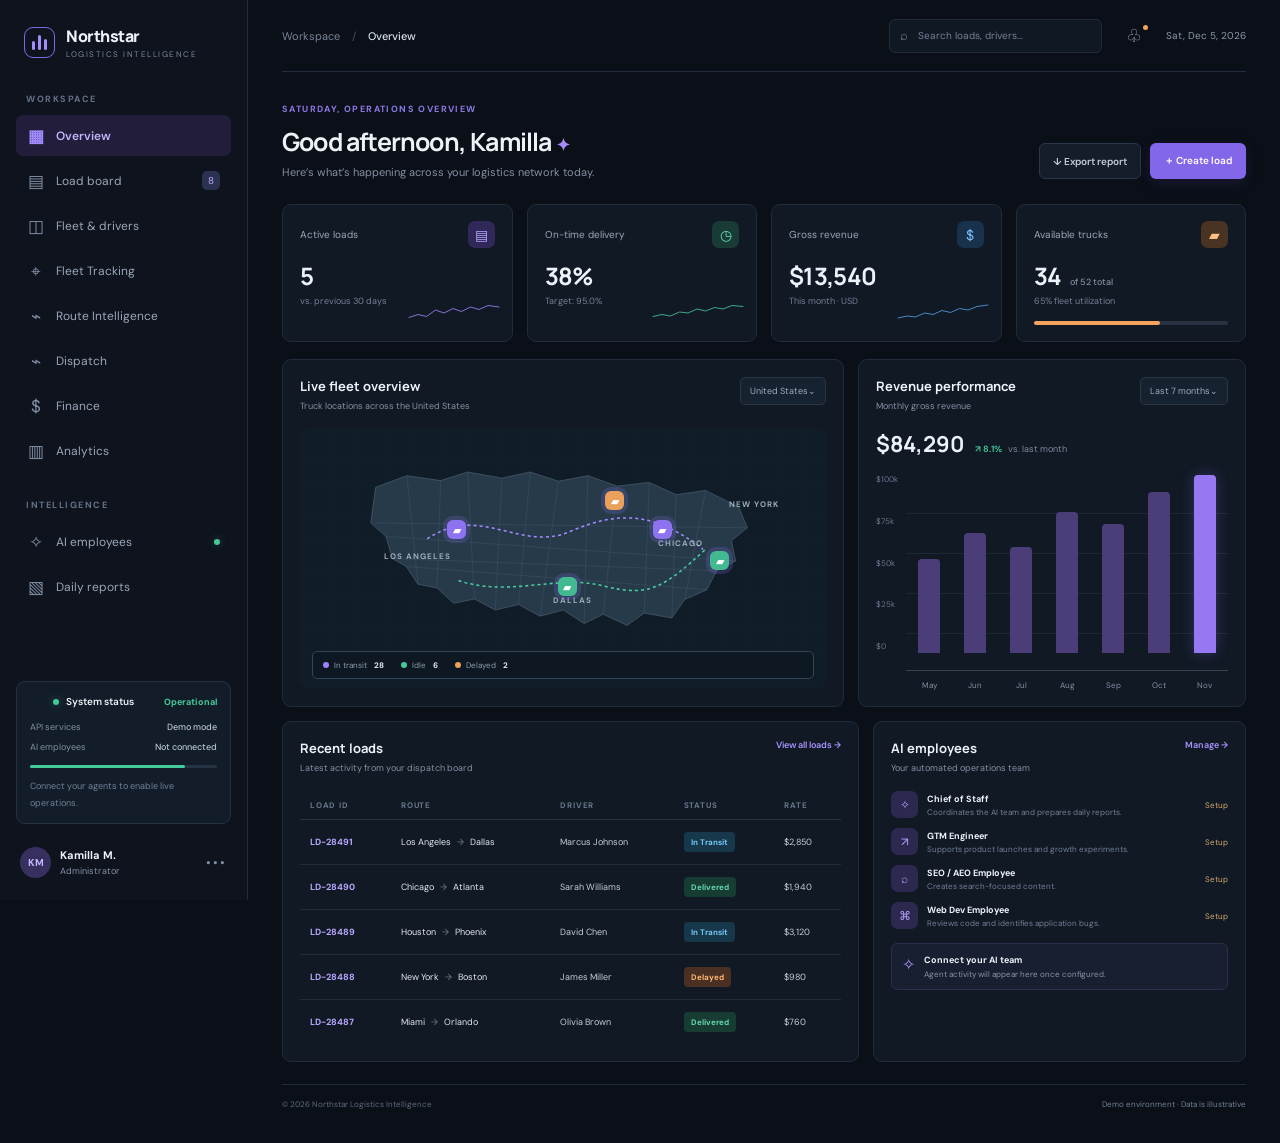
<file: index.html>
<!DOCTYPE html>
<html lang="en">
<head>
  <meta charset="UTF-8">
  <meta name="viewport" content="width=device-width, initial-scale=1.0">
  <meta name="description" content="AI Logistics Command Center — freight dispatch operations dashboard">
  <title>AI Logistics Command Center</title>
  <link rel="preconnect" href="https://fonts.googleapis.com">
  <link rel="preconnect" href="https://fonts.gstatic.com" crossorigin>
  <link href="https://fonts.googleapis.com/css2?family=DM+Sans:wght@400;500;600;700&family=Manrope:wght@400;500;600;700;800&display=swap" rel="stylesheet">
  <link rel="stylesheet" href="styles.css">
</head>
<body>
  <div class="app-shell">
    <aside class="sidebar" id="sidebar">
      <a class="brand" href="index.html">
        <span class="brand-mark"><i></i><i></i><i></i></span>
        <span><b>Northstar</b><small>LOGISTICS INTELLIGENCE</small></span>
      </a>
      <div class="workspace-label">WORKSPACE</div>
      <nav class="nav">
        <a class="nav-link active" href="#overview" data-page="overview"><span class="nav-icon">▦</span> Overview</a>
        <a class="nav-link" href="#loads" data-page="loads"><span class="nav-icon">▤</span> Load board <span class="nav-count">24</span></a>
        <a class="nav-link" href="#fleet" data-page="fleet"><span class="nav-icon">◫</span> Fleet & drivers</a>
        <a class="nav-link" href="#dispatch" data-page="dispatch"><span class="nav-icon">⌁</span> Dispatch</a>
        <a class="nav-link" href="#finance" data-page="finance"><span class="nav-icon">$</span> Finance</a>
        <a class="nav-link" href="#analytics" data-page="analytics"><span class="nav-icon">▥</span> Analytics</a>
      </nav>
      <div class="workspace-label second-label">INTELLIGENCE</div>
      <nav class="nav">
        <a class="nav-link" href="#agents" data-page="agents"><span class="nav-icon">✧</span> AI employees <span class="live-dot"></span></a>
        <a class="nav-link" href="#reports" data-page="reports"><span class="nav-icon">▧</span> Daily reports</a>
      </nav>
      <div class="sidebar-bottom">
        <div class="system-card">
          <div class="system-head"><span class="live-dot"></span> System status <b>Operational</b></div>
          <div class="system-line"><span>API services</span><strong>Demo mode</strong></div>
          <div class="system-line"><span>AI employees</span><strong>Not connected</strong></div>
          <div class="system-progress"><span></span></div>
          <small>Connect your agents to enable live operations.</small>
        </div>
        <div class="profile">
          <div class="avatar">KM</div><div><b>Kamilla M.</b><small>Administrator</small></div><span class="more">•••</span>
        </div>
      </div>
    </aside>

    <main class="main">
      <header class="topbar">
        <button class="mobile-menu" id="mobileMenu" aria-label="Toggle menu">☰</button>
        <div class="breadcrumb">Workspace <span>/</span> <b id="breadcrumbPage">Overview</b></div>
        <div class="top-actions">
          <div class="search-box"><span>⌕</span><input id="globalSearch" placeholder="Search loads, drivers..." aria-label="Search"></div>
          <button class="icon-btn" title="Notifications">♧<em></em></button>
          <div class="top-date" id="todayDate">—</div>
        </div>
      </header>

      <section class="page active-page" id="page-overview">
        <div class="page-heading">
          <div><div class="eyebrow">SATURDAY, OPERATIONS OVERVIEW</div><h1>Good afternoon, Kamilla <span class="wave">✦</span></h1><p>Here’s what’s happening across your logistics network today.</p></div>
          <div class="heading-actions"><button class="btn btn-secondary" id="exportBtn">↓ Export report</button><button class="btn btn-primary" id="newLoadBtn">＋ Create load</button></div>
        </div>
        <div class="kpi-grid">
          <article class="kpi-card"><div class="kpi-top"><span>Active loads</span><span class="kpi-icon purple">▤</span></div><div class="kpi-value">128 <span class="trend up">↗ 12.8%</span></div><div class="kpi-foot">vs. previous 30 days</div><div class="sparkline purple-line"><svg viewBox="0 0 180 38"><polyline points="0,29 18,23 35,27 53,14 70,20 88,11 105,17 123,8 140,13 158,5 180,8"/></svg></div></article>
          <article class="kpi-card"><div class="kpi-top"><span>On-time delivery</span><span class="kpi-icon green">◷</span></div><div class="kpi-value">96.4% <span class="trend up">↗ 2.4%</span></div><div class="kpi-foot">Target: 95.0%</div><div class="sparkline green-line"><svg viewBox="0 0 180 38"><polyline points="0,27 18,23 35,26 53,18 70,20 88,12 105,16 123,9 140,12 158,5 180,7"/></svg></div></article>
          <article class="kpi-card"><div class="kpi-top"><span>Gross revenue</span><span class="kpi-icon blue">$</span></div><div class="kpi-value">$84,290 <span class="trend up">↗ 8.1%</span></div><div class="kpi-foot">This month · USD</div><div class="sparkline blue-line"><svg viewBox="0 0 180 38"><polyline points="0,30 18,26 35,28 53,20 70,23 88,15 105,19 123,11 140,14 158,7 180,4"/></svg></div></article>
          <article class="kpi-card"><div class="kpi-top"><span>Available trucks</span><span class="kpi-icon orange">▰</span></div><div class="kpi-value">34 <span class="trend neutral">of 52 total</span></div><div class="kpi-foot">65% fleet utilization</div><div class="util-bar"><span></span></div></article>
        </div>

        <div class="content-grid">
          <article class="panel map-panel">
            <div class="panel-header"><div><h2>Live fleet overview</h2><p>Truck locations across the United States</p></div><button class="select-btn">United States⌄</button></div>
            <div class="map-wrap">
              <div class="map-grid"></div>
              <svg class="us-map" viewBox="0 0 760 390" role="img" aria-label="Stylized map of the United States">
                <path d="M74 87 L125 68 180 76 224 62 280 72 326 62 372 77 420 68 468 85 520 79 564 99 612 92 666 119 680 153 654 174 661 207 630 223 614 254 578 270 557 300 512 292 484 312 445 294 414 309 380 287 342 297 307 278 269 287 235 269 201 276 174 251 143 245 124 216 101 203 91 167 66 145 Z" />
                <path class="state-line" d="M125 68 L143 245 M180 76 L174 251 M224 62 L235 269 M280 72 L269 287 M326 62 L307 278 M372 77 L342 297 M420 68 L414 309 M468 85 L445 294 M520 79 L512 292 M564 99 L557 300 M612 92 L578 270 M74 145 L680 153 M91 167 L661 207 M101 203 L630 223 M124 216 L614 254" />
                <path class="route route-a" d="M158 171 C245 112 310 194 391 159 S530 128 608 188"/>
                <path class="route route-b" d="M209 239 C293 267 371 228 447 248 S548 246 612 188"/>
              </svg>
              <div class="map-label label-west">LOS ANGELES</div><div class="map-label label-mid">DALLAS</div><div class="map-label label-east">CHICAGO</div><div class="map-label label-north">NEW YORK</div>
              <span class="truck-pin pin-1">▰</span><span class="truck-pin pin-2">▰</span><span class="truck-pin pin-3">▰</span><span class="truck-pin pin-4">▰</span><span class="truck-pin pin-5">▰</span>
              <div class="map-legend"><span><i class="legend-dot moving"></i> In transit <b>28</b></span><span><i class="legend-dot idle"></i> Idle <b>6</b></span><span><i class="legend-dot delayed"></i> Delayed <b>2</b></span></div>
            </div>
          </article>
          <article class="panel performance-panel">
            <div class="panel-header"><div><h2>Revenue performance</h2><p>Monthly gross revenue</p></div><button class="select-btn">Last 7 months⌄</button></div>
            <div class="chart-summary"><strong>$84,290</strong><span class="trend up">↗ 8.1%</span><small>vs. last month</small></div>
            <div class="bar-chart">
              <div class="y-labels"><span>$100k</span><span>$75k</span><span>$50k</span><span>$25k</span><span>$0</span></div>
              <div class="bars">
                <div class="bar-col"><i style="height:48%"></i><small>May</small></div><div class="bar-col"><i style="height:61%"></i><small>Jun</small></div><div class="bar-col"><i style="height:54%"></i><small>Jul</small></div><div class="bar-col"><i style="height:72%"></i><small>Aug</small></div><div class="bar-col"><i style="height:66%"></i><small>Sep</small></div><div class="bar-col"><i style="height:82%"></i><small>Oct</small></div><div class="bar-col current"><i style="height:91%"></i><small>Nov</small></div>
              </div>
            </div>
          </article>
        </div>

        <div class="bottom-grid">
          <article class="panel loads-panel">
            <div class="panel-header"><div><h2>Recent loads</h2><p>Latest activity from your dispatch board</p></div><a class="text-link" href="#loads" data-page="loads">View all loads →</a></div>
            <div class="table-scroll"><table><thead><tr><th>LOAD ID</th><th>ROUTE</th><th>DRIVER</th><th>STATUS</th><th>RATE</th></tr></thead><tbody id="recentLoads"></tbody></table></div>
          </article>
          <article class="panel agents-panel">
            <div class="panel-header"><div><h2>AI employees</h2><p>Your automated operations team</p></div><a class="text-link" href="#agents" data-page="agents">Manage →</a></div>
            <div class="agent-mini-list" id="agentMiniList"></div>
            <div class="agent-note"><span>✧</span><div><b>Connect your AI team</b><small>Agent activity will appear here once configured.</small></div></div>
          </article>
        </div>
        <footer>© 2026 Northstar Logistics Intelligence <span>Demo environment · Data is illustrative</span></footer>
      </section>

      <section class="page" id="page-loads">
        <div class="page-heading"><div><div class="eyebrow">OPERATIONS / LOAD MANAGEMENT</div><h1>Load board</h1><p>Track shipments, manage assignments, and monitor delivery status.</p></div><button class="btn btn-primary" id="newLoadBtn2">＋ Create load</button></div>
        <div class="filter-row"><div class="search-box table-search">⌕ <input id="loadSearch" placeholder="Search by load, city or driver..."></div><select id="statusFilter"><option value="all">All statuses</option><option>In Transit</option><option>Delivered</option><option>Delayed</option><option>Pending</option></select><button class="btn btn-secondary" id="clearFilters">Reset filters</button></div>
        <article class="panel full-table"><div class="panel-header"><div><h2>All shipments <span class="subtle-count" id="loadCount">8</span></h2><p>Sample shipment data · USD</p></div><button class="btn btn-secondary" id="exportLoads">↓ Export CSV</button></div><div class="table-scroll"><table><thead><tr><th>LOAD ID</th><th>ORIGIN</th><th>DESTINATION</th><th>DRIVER</th><th>PICKUP</th><th>DELIVERY</th><th>STATUS</th><th>RATE</th></tr></thead><tbody id="allLoads"></tbody></table></div></article>
        <footer>© 2026 Northstar Logistics Intelligence <span>Demo environment · Data is illustrative</span></footer>
      </section>

      <section class="page" id="page-fleet">
        <div class="page-heading"><div><div class="eyebrow">OPERATIONS / FLEET MANAGEMENT</div><h1>Fleet & drivers</h1><p>Monitor equipment availability and driver assignments.</p></div><button class="btn btn-primary" id="addDriver">＋ Add driver</button></div>
        <div class="kpi-grid compact-kpis"><article class="kpi-card"><div class="kpi-top"><span>Total trucks</span><span class="kpi-icon purple">▰</span></div><div class="kpi-value">52</div><div class="kpi-foot">Across 12 states</div></article><article class="kpi-card"><div class="kpi-top"><span>On the road</span><span class="kpi-icon green">⌁</span></div><div class="kpi-value">28</div><div class="kpi-foot">53.8% of fleet</div></article><article class="kpi-card"><div class="kpi-top"><span>Available</span><span class="kpi-icon blue">✓</span></div><div class="kpi-value">34</div><div class="kpi-foot">Ready for dispatch</div></article><article class="kpi-card"><div class="kpi-top"><span>Needs attention</span><span class="kpi-icon orange">!</span></div><div class="kpi-value">3</div><div class="kpi-foot">Maintenance / documents</div></article></div>
        <article class="panel full-table"><div class="panel-header"><div><h2>Driver directory</h2><p>Driver roster and current assignments</p></div><div class="search-box table-search"><input id="driverSearch" placeholder="Search drivers..."></div></div><div class="table-scroll"><table><thead><tr><th>DRIVER</th><th>UNIT</th><th>LOCATION</th><th>ASSIGNMENT</th><th>HOURS AVAILABLE</th><th>STATUS</th></tr></thead><tbody id="driverRows"></tbody></table></div></article>
        <footer>© 2026 Northstar Logistics Intelligence <span>Demo environment · Data is illustrative</span></footer>
      </section>

      <section class="page" id="page-dispatch">
        <div class="page-heading"><div><div class="eyebrow">OPERATIONS / DISPATCH</div><h1>Dispatch center</h1><p>Coordinate active loads and keep your network moving.</p></div><button class="btn btn-primary" id="dispatchAction">＋ New assignment</button></div>
        <div class="dispatch-grid"><article class="panel dispatch-map"><div class="panel-header"><div><h2>Network activity</h2><p>Illustrative active routes</p></div><span class="status-pill status-transit">● LIVE DEMO</span></div><div class="large-map"><div class="large-map-lines"></div><div class="route-point rp1">LA</div><div class="route-point rp2">DAL</div><div class="route-point rp3">CHI</div><div class="route-point rp4">NYC</div><div class="route-path"></div><div class="map-caption">UNITED STATES · ROUTE NETWORK</div></div></article><article class="panel"><div class="panel-header"><div><h2>Dispatch queue</h2><p>Loads requiring attention</p></div></div><div class="queue-list" id="dispatchQueue"></div></article></div>
        <footer>© 2026 Northstar Logistics Intelligence <span>Demo environment · Data is illustrative</span></footer>
      </section>

      <section class="page" id="page-finance">
        <div class="page-heading"><div><div class="eyebrow">BUSINESS / FINANCIALS</div><h1>Finance overview</h1><p>Understand revenue, operating costs, and load profitability.</p></div><button class="btn btn-secondary" id="financeExport">↓ Export data</button></div>
        <div class="kpi-grid"><article class="kpi-card"><div class="kpi-top"><span>Gross revenue</span><span class="kpi-icon blue">$</span></div><div class="kpi-value">$84,290</div><div class="kpi-foot">November · USD</div></article><article class="kpi-card"><div class="kpi-top"><span>Carrier payouts</span><span class="kpi-icon purple">↗</span></div><div class="kpi-value">$59,840</div><div class="kpi-foot">71.0% of revenue</div></article><article class="kpi-card"><div class="kpi-top"><span>Gross profit</span><span class="kpi-icon green">◈</span></div><div class="kpi-value">$24,450</div><div class="kpi-foot">29.0% gross margin</div></article><article class="kpi-card"><div class="kpi-top"><span>Avg. rate / mile</span><span class="kpi-icon orange">⌁</span></div><div class="kpi-value">$2.48</div><div class="kpi-foot">Illustrative network average</div></article></div>
        <div class="content-grid finance-grid"><article class="panel"><div class="panel-header"><div><h2>Revenue breakdown</h2><p>Current month</p></div></div><div class="finance-breakdown"><div class="donut"><div><b>$84.3k</b><small>Total revenue</small></div></div><div class="legend-list"><span><i class="legend-swatch swatch-purple"></i> Carrier payouts <b>$59,840</b></span><span><i class="legend-swatch swatch-green"></i> Gross profit <b>$24,450</b></span></div></div></article><article class="panel"><div class="panel-header"><div><h2>Financial health</h2><p>Operational indicators</p></div></div><div class="health-list"><div><span>Gross margin</span><b>29.0%</b><div class="health-track"><i style="width:72%"></i></div></div><div><span>Revenue target</span><b>84%</b><div class="health-track"><i style="width:84%"></i></div></div><div><span>Invoice collection</span><b>92%</b><div class="health-track"><i style="width:92%"></i></div></div></div></article></div>
        <footer>© 2026 Northstar Logistics Intelligence <span>Demo environment · Data is illustrative</span></footer>
      </section>

      <section class="page" id="page-analytics">
        <div class="page-heading"><div><div class="eyebrow">INTELLIGENCE / PERFORMANCE</div><h1>Analytics</h1><p>Key performance indicators for your logistics operation.</p></div><button class="btn btn-secondary" id="analyticsExport">↓ Export report</button></div>
        <div class="kpi-grid"><article class="kpi-card"><div class="kpi-top"><span>Loads completed</span><span class="kpi-icon purple">✓</span></div><div class="kpi-value">386 <span class="trend up">↗ 14%</span></div><div class="kpi-foot">This month</div></article><article class="kpi-card"><div class="kpi-top"><span>Avg. delivery time</span><span class="kpi-icon green">◷</span></div><div class="kpi-value">2.4 days</div><div class="kpi-foot">↓ 0.3 days vs. last month</div></article><article class="kpi-card"><div class="kpi-top"><span>Empty miles</span><span class="kpi-icon orange">⌁</span></div><div class="kpi-value">8.2%</div><div class="kpi-foot">Target below 10%</div></article><article class="kpi-card"><div class="kpi-top"><span>Customer score</span><span class="kpi-icon blue">☆</span></div><div class="kpi-value">4.8/5</div><div class="kpi-foot">Based on sample feedback</div></article></div>
        <article class="panel analytics-panel"><div class="panel-header"><div><h2>Operational scorecard</h2><p>Monthly target vs. current performance</p></div></div><div class="score-rows"><div><span>On-time delivery</span><div class="score-track"><i style="width:96.4%"></i></div><b>96.4%</b><small>Target 95%</small></div><div><span>Load acceptance</span><div class="score-track"><i style="width:89%"></i></div><b>89.0%</b><small>Target 90%</small></div><div><span>Fleet utilization</span><div class="score-track"><i style="width:65%"></i></div><b>65.0%</b><small>Target 75%</small></div><div><span>Invoice collection</span><div class="score-track"><i style="width:92%"></i></div><b>92.0%</b><small>Target 90%</small></div></div></article>
        <footer>© 2026 Northstar Logistics Intelligence <span>Demo environment · Data is illustrative</span></footer>
      </section>

      <section class="page" id="page-agents">
        <div class="page-heading"><div><div class="eyebrow">INTELLIGENCE / AUTOMATION</div><h1>AI employees</h1><p>Eight specialized agents designed to support your logistics business.</p></div><span class="status-pill status-pending">NOT CONNECTED</span></div>
        <div class="notice"><span>✧</span><div><b>Agent workspace is in setup mode</b><p>This dashboard is a front-end prototype. Connect the local AI Employees framework and configure agent permissions before enabling real actions.</p></div></div>
        <div class="agent-grid" id="agentGrid"></div>
        <footer>© 2026 Northstar Logistics Intelligence <span>Agent actions are not active in this demo</span></footer>
      </section>

      <section class="page" id="page-reports">
        <div class="page-heading"><div><div class="eyebrow">INTELLIGENCE / REPORTING</div><h1>Daily reports</h1><p>Centralized summaries from your AI employees.</p></div><button class="btn btn-primary" id="generateReport">＋ Generate demo report</button></div>
        <div class="notice"><span>▧</span><div><b>Reporting pipeline not connected</b><p>When configured, the Chief of Staff agent can collect each agent's run folder into a daily master report, then send it to Sheets and Telegram.</p></div></div>
        <article class="panel report-panel"><div class="panel-header"><div><h2>Report history</h2><p>Daily operations summaries</p></div><span class="status-pill status-pending">AWAITING FIRST SYNC</span></div><div id="reportHistory" class="empty-state"><div class="empty-icon">▤</div><b>No reports yet</b><p>Your daily summaries will appear here after the reporting pipeline is configured.</p></div></article>
        <footer>© 2026 Northstar Logistics Intelligence <span>Demo environment · Data is illustrative</span></footer>
      </section>
    </main>
  </div>

  <div class="modal-backdrop" id="modalBackdrop">
    <div class="modal">
      <div class="modal-head"><div><div class="eyebrow">LOAD MANAGEMENT</div><h2>Create a new load</h2></div><button class="close-modal" id="closeModal">×</button></div>
      <form id="loadForm">
        <label>Origin city<input name="origin" required placeholder="e.g. Los Angeles, CA"></label>
        <label>Destination city<input name="destination" required placeholder="e.g. Dallas, TX"></label>
        <div class="form-row"><label>Driver<input name="driver" required placeholder="Driver name"></label><label>Rate (USD)<input name="rate" type="number" min="1" required placeholder="2500"></label></div>
        <div class="form-row"><label>Pickup date<input name="pickup" type="date" required></label><label>Delivery date<input name="delivery" type="date" required></label></div>
        <button class="btn btn-primary form-submit" type="submit">Create demo load</button>
        <p class="form-hint">Saved in this browser session only. No backend is connected.</p>
      </form>
    </div>
  </div>
  <div class="toast" id="toast"></div>
  <script src="app.js"></script>
</body>
</html>
</file>
<file: styles.css>
:root{--bg:#0b0f17;--sidebar:#0e131d;--panel:#111925;--panel2:#151f2d;--border:#202c3b;--muted:#8491a4;--text:#edf2f8;--purple:#9274f7;--green:#43c99a;--blue:#56a6ee;--orange:#f2a45d;--red:#f07179}
*{box-sizing:border-box}body{margin:0;background:var(--bg);color:var(--text);font-family:"DM Sans",sans-serif;font-size:13px}button,input,select{font:inherit}.app-shell{min-height:100vh}.sidebar{width:248px;background:var(--sidebar);border-right:1px solid var(--border);position:fixed;inset:0 auto 0 0;display:flex;flex-direction:column;padding:25px 16px 15px;z-index:20}.brand{display:flex;align-items:center;gap:11px;padding:0 8px 34px;color:var(--text);text-decoration:none}.brand-mark{width:31px;height:31px;border:1px solid #8067e9;border-radius:9px;display:flex;align-items:flex-end;justify-content:center;gap:3px;padding:7px}.brand-mark i{display:block;width:4px;border-radius:3px;background:#a48cff}.brand-mark i:nth-child(1){height:9px}.brand-mark i:nth-child(2){height:15px}.brand-mark i:nth-child(3){height:11px}.brand b{display:block;font:800 16px Manrope,sans-serif;letter-spacing:-.5px}.brand small{display:block;color:#7e8ba0;font-size:8px;letter-spacing:1.5px;margin-top:2px}.workspace-label{font-size:9px;color:#657286;font-weight:700;letter-spacing:1.5px;padding:0 10px 10px}.second-label{margin-top:28px}.nav{display:grid;gap:4px}.nav-link{height:41px;padding:0 11px;border-radius:7px;display:flex;align-items:center;gap:12px;color:#9aa7b9;text-decoration:none;font-size:12px;transition:.2s}.nav-link:hover{background:#182333;color:#fff}.nav-link.active{background:#211d3a;color:#c4b5ff;font-weight:600}.nav-icon{font-size:17px;width:17px;text-align:center;color:#8391a6}.active .nav-icon{color:#a48cff}.nav-count{margin-left:auto;background:#2b3150;color:#b9adff;border-radius:5px;padding:3px 6px;font-size:10px}.live-dot{width:6px;height:6px;background:var(--green);border-radius:50%;display:inline-block;margin-left:auto;box-shadow:0 0 9px #43c99a66}.sidebar-bottom{margin-top:auto}.system-card{padding:13px;background:#121d29;border:1px solid #243244;border-radius:9px;margin-bottom:16px}.system-head{font-size:10px;font-weight:600;display:flex;align-items:center;gap:7px;margin-bottom:13px}.system-head b{margin-left:auto;color:var(--green);font-size:9px}.system-line{display:flex;justify-content:space-between;color:#8390a2;font-size:9px;margin:8px 0}.system-line strong{color:#b9c5d4;font-weight:500}.system-progress{height:3px;background:#263344;border-radius:4px;margin:12px 0 8px}.system-progress span{display:block;width:83%;height:100%;background:var(--green);border-radius:4px}.system-card>small{font-size:9px;color:#718096}.profile{display:flex;align-items:center;gap:9px;padding:7px 4px}.avatar{width:31px;height:31px;border-radius:50%;background:#37305f;color:#c5b7ff;display:grid;place-items:center;font-size:10px;font-weight:700}.profile b,.profile small{display:block}.profile b{font-size:11px}.profile small{font-size:9px;color:var(--muted);margin-top:3px}.more{margin-left:auto;color:#8793a5;letter-spacing:2px}
.main{margin-left:248px;min-height:100vh;padding:0 34px 20px;max-width:1800px}.topbar{height:72px;border-bottom:1px solid var(--border);display:flex;align-items:center;justify-content:space-between;margin-bottom:31px}.breadcrumb{color:#77869a;font-size:11px}.breadcrumb span{padding:0 9px;color:#455164}.breadcrumb b{color:#d8e0eb;font-weight:500}.top-actions{display:flex;align-items:center;gap:18px}.search-box{height:34px;border:1px solid var(--border);background:#101824;border-radius:6px;display:flex;align-items:center;gap:8px;padding:0 10px;color:#7f8da0}.search-box input{border:0;outline:0;background:transparent;color:var(--text);width:175px;font-size:10px}.search-box input::placeholder{color:#718095}.icon-btn{background:none;border:0;color:#9ca9ba;font-size:18px;position:relative}.icon-btn em{position:absolute;width:5px;height:5px;border-radius:50%;background:var(--orange);top:2px;right:0}.top-date{font-size:10px;color:#8c99aa}.mobile-menu{display:none}
.page{display:none}.active-page{display:block}.page-heading{display:flex;align-items:flex-end;justify-content:space-between;margin-bottom:25px}.eyebrow{font-size:9px;color:#8c79e9;letter-spacing:1.4px;font-weight:700;margin-bottom:9px}.page-heading h1{font:700 25px Manrope,sans-serif;letter-spacing:-.8px;margin:0 0 6px}.page-heading p,.panel-header p{color:#8491a4;margin:0;font-size:11px}.wave{font-size:17px;color:#a78bfa}.heading-actions{display:flex;gap:9px}.btn{border:1px solid transparent;border-radius:6px;padding:10px 13px;font-size:10px;font-weight:600;cursor:pointer;transition:.2s}.btn-primary{background:#8268e9;color:#fff;box-shadow:0 4px 14px #7258db22}.btn-primary:hover{background:#957df5;transform:translateY(-1px)}.btn-secondary{background:#141e2a;border-color:#2a3748;color:#c2ccda}.btn-secondary:hover{background:#1b293a}.kpi-grid{display:grid;grid-template-columns:repeat(4,minmax(0,1fr));gap:14px;margin-bottom:17px}.kpi-card,.panel{background:var(--panel);border:1px solid var(--border);border-radius:9px}.kpi-card{padding:16px 17px;min-height:125px;position:relative;overflow:hidden}.kpi-top{display:flex;align-items:center;justify-content:space-between;color:#9aa7b8;font-size:10px}.kpi-icon{width:27px;height:27px;display:grid;place-items:center;border-radius:7px;font-size:14px}.purple{color:#b6a4ff;background:#302858}.green{color:#6fe0b5;background:#183b36}.blue{color:#7fc1ff;background:#18324b}.orange{color:#ffc083;background:#493322}.kpi-value{font:700 24px Manrope,sans-serif;letter-spacing:-.7px;margin:11px 0 3px}.trend{font:600 9px "DM Sans",sans-serif;letter-spacing:0;margin-left:5px;white-space:nowrap}.trend.up{color:var(--green)}.trend.neutral{color:#8290a2;font-weight:500}.kpi-foot{font-size:9px;color:#718095}.sparkline{position:absolute;right:13px;bottom:11px;width:90px;opacity:.8}.sparkline svg{width:100%;height:27px;overflow:visible}.sparkline polyline{fill:none;stroke-width:2;stroke-linecap:round;stroke-linejoin:round}.purple-line polyline{stroke:#a58aff}.green-line polyline{stroke:#4acda0}.blue-line polyline{stroke:#56a6ee}.util-bar{height:4px;background:#273343;border-radius:5px;margin-top:14px}.util-bar span{display:block;width:65%;height:100%;background:var(--orange);border-radius:5px}
.content-grid{display:grid;grid-template-columns:1.45fr 1fr;gap:14px;margin-bottom:14px}.panel{padding:17px;min-width:0}.panel-header{display:flex;align-items:flex-start;justify-content:space-between;gap:12px;margin-bottom:17px}.panel-header h2{font:700 13px Manrope,sans-serif;margin:0 0 5px}.panel-header p{font-size:9px}.select-btn{background:#172230;border:1px solid #2a3747;border-radius:5px;color:#9caabd;padding:7px 9px;font-size:9px}.map-wrap{height:260px;background:#101c28;border-radius:7px;position:relative;overflow:hidden}.map-grid{position:absolute;inset:0;background-image:linear-gradient(#26394a33 1px,transparent 1px),linear-gradient(90deg,#26394a33 1px,transparent 1px);background-size:28px 28px;opacity:.5}.us-map{position:absolute;width:94%;height:92%;left:3%;top:2%;fill:#263a4a;stroke:#4a5d6e;stroke-width:1.2}.us-map .state-line{fill:none;stroke:#405468;stroke-width:.8}.us-map .route{fill:none;stroke-width:2.5;stroke-dasharray:5 5}.route-a{stroke:#a58aff}.route-b{stroke:#49cda0}.map-label{position:absolute;font-size:8px;letter-spacing:1px;color:#9eacbb;font-weight:700}.label-west{left:16%;top:47%}.label-mid{left:48%;top:64%}.label-east{left:68%;top:42%}.label-north{right:9%;top:27%}.truck-pin{position:absolute;background:#8e73f1;color:white;width:19px;height:19px;border-radius:6px;display:grid;place-items:center;font-size:11px;box-shadow:0 0 0 4px #8e73f133}.pin-1{left:28%;top:35%}.pin-2{left:49%;top:57%;background:#43b992}.pin-3{left:67%;top:35%}.pin-4{left:78%;top:47%;background:#43b992}.pin-5{left:58%;top:24%;background:#e9a15c}.map-legend{position:absolute;bottom:10px;left:12px;right:12px;background:#0d1722df;border:1px solid #344557;border-radius:5px;padding:8px 10px;display:flex;gap:17px;color:#8e9bad;font-size:8px}.map-legend span{display:flex;align-items:center;gap:5px}.map-legend b{color:#e3eaf3;margin-left:2px}.legend-dot{width:6px;height:6px;border-radius:50%}.moving{background:#9c82ff}.idle{background:#48c99c}.delayed{background:#e9a15c}
.chart-summary{display:flex;align-items:baseline;gap:6px}.chart-summary strong{font:700 22px Manrope}.chart-summary small{font-size:9px;color:#7c8a9e}.bar-chart{height:202px;display:flex;margin-top:15px;padding-bottom:5px}.y-labels{display:flex;flex-direction:column;justify-content:space-between;color:#65758a;font-size:8px;padding:0 8px 20px 0}.bars{flex:1;display:flex;align-items:stretch;justify-content:space-around;border-bottom:1px solid #344253;background:repeating-linear-gradient(to bottom,transparent 0,transparent 39px,#283545 40px)}.bar-col{height:100%;width:10%;display:flex;flex-direction:column;align-items:center;justify-content:flex-end;gap:7px}.bar-col i{width:70%;max-width:23px;background:#4a3d78;border-radius:4px 4px 0 0;display:block;min-height:5px}.bar-col.current i{background:#9678f3;box-shadow:0 0 14px #9678f344}.bar-col small{font-size:8px;color:#8290a3;position:relative;top:20px}.bottom-grid{display:grid;grid-template-columns:1.55fr 1fr;gap:14px}.text-link{color:#a995ff;text-decoration:none;font-size:9px;font-weight:600}.table-scroll{overflow:auto}table{border-collapse:collapse;width:100%;white-space:nowrap}th{text-align:left;color:#68788d;font-size:8px;letter-spacing:.8px;font-weight:700;padding:9px 10px;border-bottom:1px solid #273444}td{padding:12px 10px;border-bottom:1px solid #202d3b;color:#c3cedb;font-size:9px}tbody tr:last-child td{border-bottom:0}.load-id{color:#b9a8ff;font-weight:700}.route-cell{color:#e0e7ef}.route-cell span{color:#6e7e92;padding:0 4px}.status-pill{display:inline-flex;align-items:center;gap:5px;border-radius:4px;padding:5px 7px;font-size:8px;font-weight:700;white-space:nowrap}.status-transit{background:#17374a;color:#75c9f8}.status-delivered{background:#173c34;color:#65d7ac}.status-delayed{background:#493022;color:#ffb575}.status-pending{background:#382e50;color:#c2a9ff}.agent-mini-list{display:grid;gap:10px}.agent-mini{display:flex;align-items:center;gap:9px}.agent-avatar{width:27px;height:27px;border-radius:7px;display:grid;place-items:center;font-size:12px;background:#2c2850;color:#b9a6ff}.agent-mini b{display:block;font-size:9px}.agent-mini small{display:block;color:#718096;font-size:8px;margin-top:2px}.agent-mini .agent-state{margin-left:auto;color:#d3a96d;font-size:8px}.agent-note{margin-top:14px;background:#171f30;border:1px solid #302c4b;border-radius:6px;padding:10px;display:flex;gap:9px}.agent-note>span{font-size:16px;color:#b19cff}.agent-note b,.agent-note small{display:block}.agent-note b{font-size:9px}.agent-note small{font-size:8px;color:#8a96a8;margin-top:3px}
footer{border-top:1px solid #202b39;margin-top:22px;padding:14px 0;color:#5e6c7e;font-size:8px;display:flex;justify-content:space-between}footer span{color:#718095}
.filter-row{display:flex;gap:9px;margin-bottom:15px}.table-search{min-width:240px}.table-search input{width:100%}.filter-row select{background:#111b27;border:1px solid #293748;border-radius:6px;color:#c1ccda;padding:0 12px;font-size:10px}.full-table{margin-bottom:15px}.full-table .panel-header{align-items:center}.subtle-count{background:#263047;color:#a99af4;border-radius:5px;padding:3px 6px;font:600 9px "DM Sans";margin-left:5px}.compact-kpis .kpi-card{min-height:108px}.compact-kpis{margin-bottom:15px}.dispatch-grid{display:grid;grid-template-columns:1.5fr 1fr;gap:14px}.large-map{height:350px;border-radius:7px;background-color:#101c28;position:relative;overflow:hidden;background-image:linear-gradient(#26394a30 1px,transparent 1px),linear-gradient(90deg,#26394a30 1px,transparent 1px);background-size:30px 30px}.large-map:before{content:"";position:absolute;width:90%;height:75%;left:5%;top:9%;background:#263a4a;clip-path:polygon(0 20%,10% 9%,20% 12%,28% 4%,40% 12%,51% 7%,62% 18%,75% 12%,88% 27%,100% 45%,94% 60%,85% 69%,77% 90%,65% 82%,57% 94%,47% 79%,36% 87%,25% 70%,15% 67%,9% 51%,3% 43%);border:1px solid #52677b}.large-map-lines{position:absolute;inset:0;background:repeating-linear-gradient(20deg,transparent 0 42px,#52677b22 43px 44px)}.route-point{position:absolute;background:#8f75f4;color:#fff;border-radius:5px;padding:6px 8px;font-size:8px;font-weight:700;z-index:2}.rp1{left:18%;top:53%}.rp2{left:47%;top:64%;background:#44b991}.rp3{left:66%;top:39%}.rp4{left:81%;top:45%;background:#44b991}.route-path{position:absolute;left:20%;top:48%;width:63%;height:25%;border-top:2px dashed #a18bff;transform:rotate(-6deg);border-radius:50%}.map-caption{position:absolute;bottom:12px;left:14px;color:#8191a4;font-size:8px;letter-spacing:1.3px}.queue-list{display:grid;gap:0}.queue-item{padding:13px 0;border-bottom:1px solid #263342}.queue-item:last-child{border:0}.queue-item b{font-size:10px}.queue-item p{color:#8795a8;font-size:9px;margin:5px 0}.queue-item small{color:#b7a6ff;font-size:8px}
.finance-grid{grid-template-columns:1fr 1fr}.finance-breakdown{display:flex;align-items:center;gap:25px;padding:10px}.donut{width:145px;height:145px;border-radius:50%;background:conic-gradient(#9274f7 0 71%,#43c99a 71% 100%);display:grid;place-items:center;position:relative}.donut:after{content:"";position:absolute;width:104px;height:104px;border-radius:50%;background:#111925}.donut>div{position:relative;z-index:1;text-align:center}.donut b,.donut small{display:block}.donut b{font:700 17px Manrope}.donut small{font-size:8px;color:#8592a4;margin-top:3px}.legend-list{display:grid;gap:15px;flex:1}.legend-list span{display:grid;grid-template-columns:10px 1fr auto;align-items:center;gap:7px;color:#91a0b1;font-size:9px}.legend-list b{color:#dbe3ed}.legend-swatch{width:8px;height:8px;border-radius:2px}.swatch-purple{background:#9274f7}.swatch-green{background:#43c99a}.health-list{display:grid;gap:20px;padding:7px 3px}.health-list>div{display:grid;grid-template-columns:1fr auto;gap:7px;color:#9aa7b8;font-size:9px}.health-list b{color:#e3eaf2}.health-track{grid-column:1/3;height:5px;background:#293646;border-radius:5px}.health-track i{display:block;height:100%;background:#8d74ee;border-radius:5px}.analytics-panel{margin-bottom:14px}.score-rows{display:grid;gap:19px}.score-rows>div{display:grid;grid-template-columns:130px 1fr 55px 100px;gap:12px;align-items:center;color:#a6b2c1;font-size:9px}.score-rows b{color:#e2eaf3}.score-rows small{color:#728197}.score-track{height:6px;background:#293646;border-radius:5px}.score-track i{display:block;height:100%;background:linear-gradient(90deg,#6e5bc0,#a18aff);border-radius:5px}
.notice{display:flex;gap:12px;padding:14px 16px;background:#191c31;border:1px solid #353154;border-radius:8px;margin-bottom:16px}.notice>span{font-size:19px;color:#b6a3ff}.notice b{font-size:10px}.notice p{color:#9ba6b8;font-size:9px;margin:5px 0 0;line-height:1.6}.agent-grid{display:grid;grid-template-columns:repeat(4,1fr);gap:12px}.agent-card{padding:16px;background:#111925;border:1px solid #263344;border-radius:8px}.agent-card-top{display:flex;align-items:center;justify-content:space-between}.agent-card .agent-avatar{width:34px;height:34px;font-size:15px}.agent-card h3{font:700 11px Manrope;margin:13px 0 5px}.agent-card p{font-size:9px;color:#8795a8;line-height:1.5;min-height:40px;margin:0}.agent-card-foot{display:flex;justify-content:space-between;align-items:center;border-top:1px solid #263342;margin-top:13px;padding-top:11px;color:#758397;font-size:8px}.agent-card-foot b{color:#d8b078;font-weight:600}.report-panel{min-height:250px}.empty-state{display:flex;align-items:center;justify-content:center;flex-direction:column;padding:35px;color:#8190a3}.empty-icon{width:45px;height:45px;border-radius:12px;background:#20283b;color:#ad9aff;display:grid;place-items:center;font-size:20px;margin-bottom:12px}.empty-state b{color:#dbe3ed;font-size:11px}.empty-state p{font-size:9px}
.modal-backdrop{display:none;position:fixed;inset:0;background:#05080dc9;z-index:50;align-items:center;justify-content:center;padding:15px}.modal-backdrop.show{display:flex}.modal{width:min(460px,100%);background:#121b28;border:1px solid #344154;border-radius:12px;padding:22px;box-shadow:0 20px 70px #0009}.modal-head{display:flex;justify-content:space-between;align-items:flex-start;margin-bottom:18px}.modal h2{font:700 18px Manrope;margin:0}.close-modal{border:0;background:none;color:#aab6c5;font-size:24px;cursor:pointer}.modal form{display:grid;gap:12px}.modal label{display:grid;gap:6px;color:#9eacbd;font-size:9px}.modal input{width:100%;background:#0c1420;border:1px solid #2c3a4d;border-radius:6px;padding:10px;color:#e9eff7;outline:none;font-size:10px}.modal input:focus{border-color:#8e76ed}.form-row{display:grid;grid-template-columns:1fr 1fr;gap:10px}.form-submit{margin-top:5px}.form-hint{font-size:8px;color:#718095;text-align:center;margin:0}.toast{position:fixed;right:25px;bottom:24px;background:#1d2b39;border:1px solid #3c5267;color:#e5edf6;padding:12px 16px;border-radius:7px;font-size:10px;opacity:0;transform:translateY(10px);transition:.25s;z-index:70;pointer-events:none}.toast.show{opacity:1;transform:translateY(0)}
@media(max-width:1150px){.main{padding:0 22px}.sidebar{width:220px}.main{margin-left:220px}.content-grid{grid-template-columns:1fr}.map-wrap{height:250px}.agent-grid{grid-template-columns:repeat(2,1fr)}}
@media(max-width:760px){.sidebar{transform:translateX(-100%);transition:.25s;width:250px}.sidebar.open{transform:translateX(0);box-shadow:10px 0 40px #0008}.main{margin-left:0;padding:0 15px}.mobile-menu{display:block;background:none;border:0;color:#dce4ee;font-size:18px;margin-right:10px}.topbar{height:60px;margin-bottom:22px}.breadcrumb{margin-right:auto}.top-actions{gap:8px}.top-actions>.search-box{display:none}.top-date{display:none}.page-heading{align-items:flex-start;gap:15px;flex-direction:column}.page-heading h1{font-size:22px}.heading-actions{width:100%}.kpi-grid{grid-template-columns:repeat(2,minmax(0,1fr));gap:9px}.kpi-card{padding:13px;min-height:115px}.kpi-value{font-size:21px}.bottom-grid,.dispatch-grid,.finance-grid{grid-template-columns:1fr}.map-wrap{height:220px}.map-legend{gap:9px}.map-legend span{font-size:7px}.agent-grid{grid-template-columns:1fr 1fr}.filter-row{flex-wrap:wrap}.filter-row .table-search{flex:1;min-width:100%}.filter-row select{height:34px;flex:1}.score-rows>div{grid-template-columns:95px 1fr 45px}.score-rows small{display:none}.large-map{height:260px}footer{gap:10px;line-height:1.5}footer span{text-align:right}}
@media(max-width:420px){.agent-grid{grid-template-columns:1fr}.kpi-grid{gap:7px}.kpi-card{padding:11px}.kpi-value{font-size:19px}.trend{display:block;margin:4px 0 0}.form-row{grid-template-columns:1fr}.map-legend{left:5px;right:5px;padding:7px 5px}.map-legend span{gap:3px}.panel{padding:13px}}
</file>
